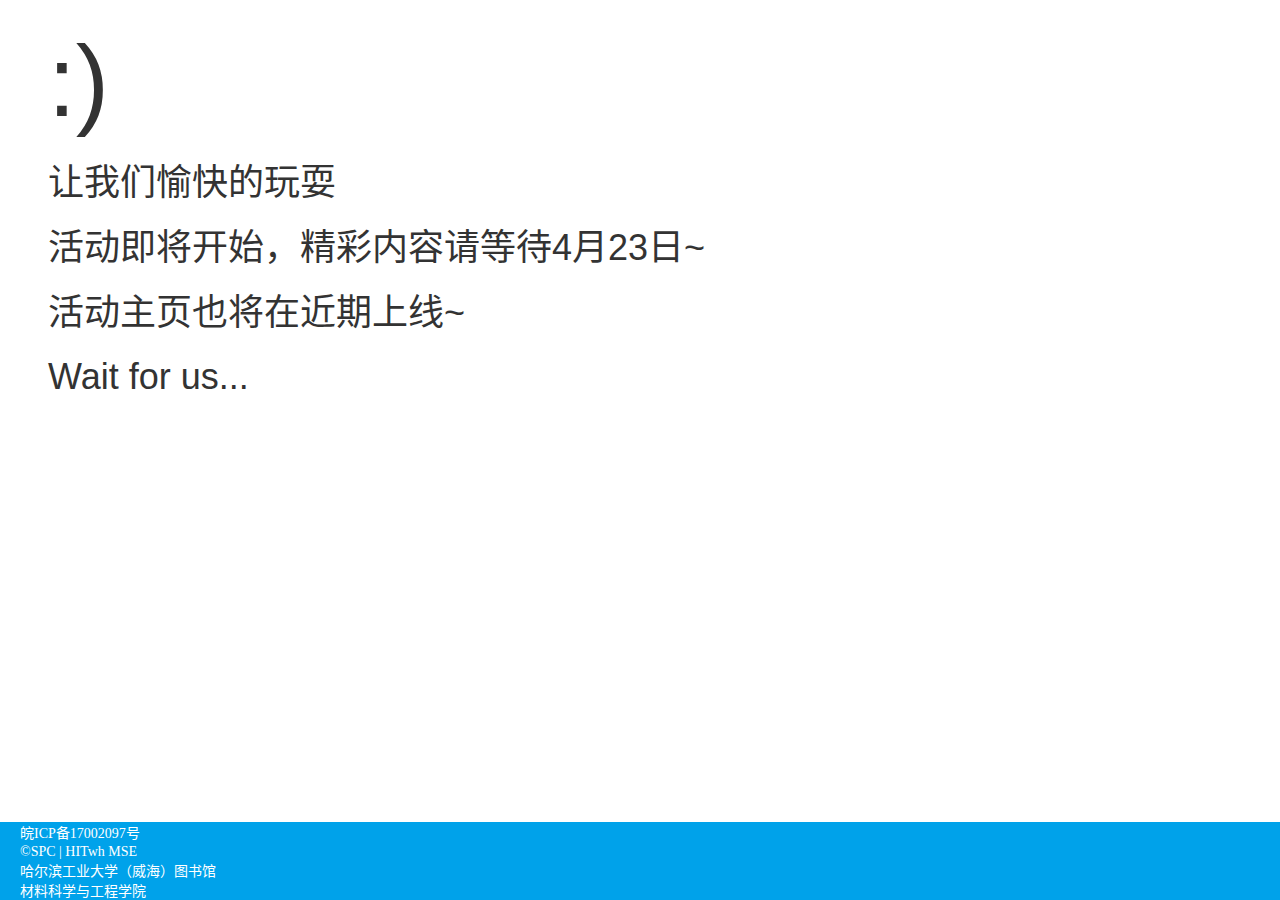
<file: index.html>
﻿<!--
	作者：huqi1234567890@126.com
	时间：2017-04-15
	描述：copyright SPC
		等待页面
-->
<!DOCTYPE html>
<html lang="zh-CN">
	<head>
	  <meta charset="utf-8">
	  <meta http-equiv="X-UA-Compatible" content="IE=edge">
	  <meta name="viewport" content="width=device-width, initial-scale=1">
	  <title>欢迎~</title>
		<style type="text/css">
		*{ padding: 0; margin: 0; } 
		div{ padding: 4px 48px;} 
		body{ background: #fff; font-family: "微软雅黑"; color: #333;} 
		h1{ font-size: 100px; font-weight: normal; margin-bottom: 12px; } 
		p{ line-height: 1.8em; font-size: 36px }
		</style>
		<link rel="stylesheet" href="css/footer.css" />
	</head>
	<body>
		<div style="padding: 24px 48px;"> 
			<h1>:)</h1>
			<p>让我们愉快的玩耍</p>
			<p>活动即将开始，精彩内容请等待4月23日~</p>
			<p>活动主页也将在近期上线~</p>
			<p>Wait for us...</p>
		</div>
		<div class="footers">
			<a href="http://www.miitbeian.gov.cn/" rel="external nofollow" target="_blank">皖ICP备17002097号</a>
			<br/>
			<a>&copy;SPC | HITwh MSE</a>
			<br/>
			<a>哈尔滨工业大学（威海）图书馆</a>
			<br />
			<a>材料科学与工程学院</a>
		</div>
	</body>
</html>
</file>
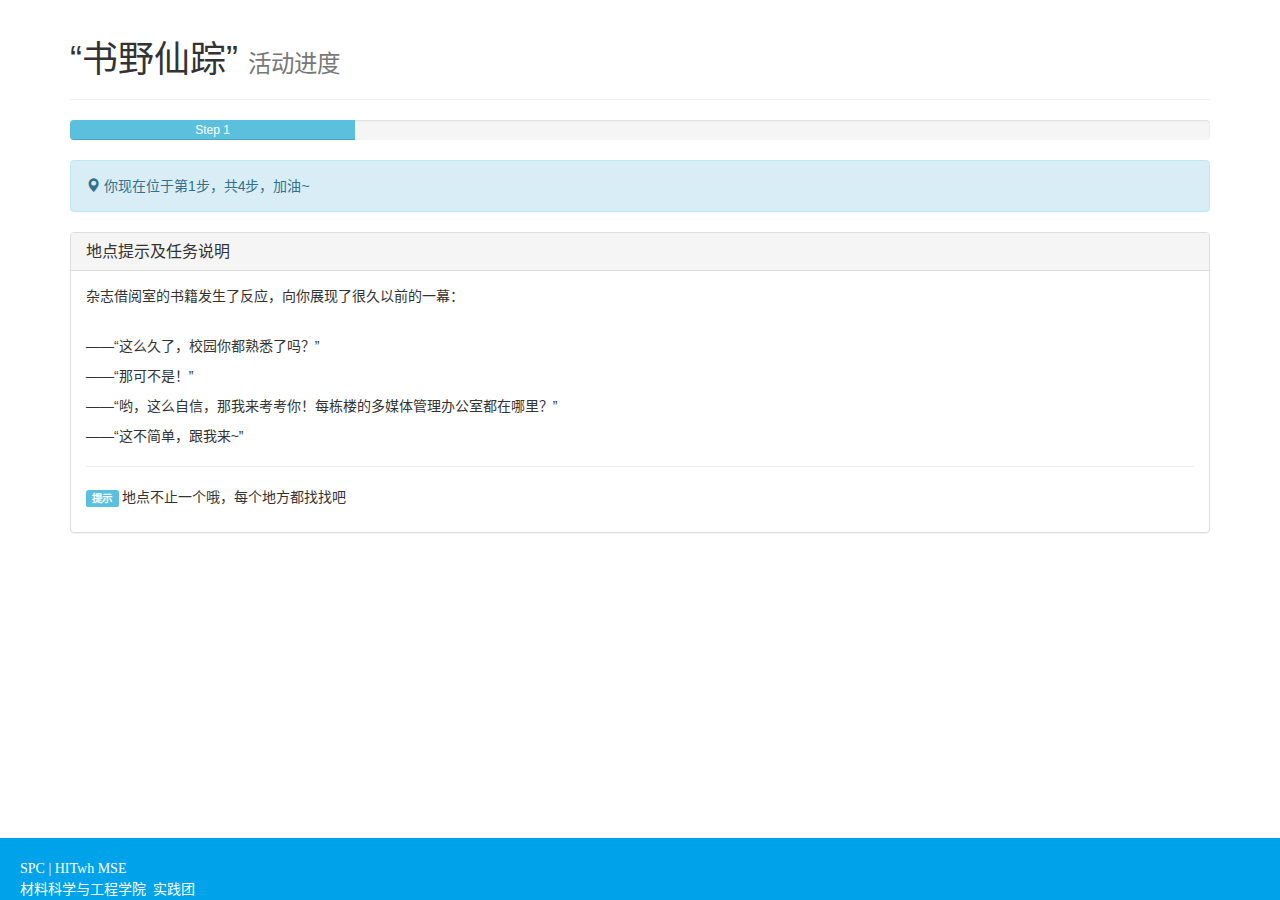
<file: begin.html>
<!DOCTYPE html>
<html lang="zh-CN">
	<head>
		<meta charset="utf-8" />
		<meta http-equiv="X-UA-Compatible" content="IE=edge">
    	<meta name="viewport" content="width=device-width, initial-scale=1">
		<title>欢迎参加“书野仙踪”活动</title>
		<link rel="stylesheet" href="css/bootstrap.min.css" />
		<link rel="stylesheet" href="css/footer.css" />
		<!--[if lt IE 9]>
	      <script src="//cdn.bootcss.com/html5shiv/3.7.3/html5shiv.min.js"></script>
	      <script src="//cdn.bootcss.com/respond.js/1.4.2/respond.min.js"></script>
	    <![endif]-->
	</head>
	<body>
		<div class="container">
			<div class="page-header">
  				<h1>“书野仙踪”&nbsp;<small>活动进度</small></h1>
			</div>

			<div class="progress">
				<div class="progress-bar progress-bar-info" role="progressbar" style="width: 25%; min-width:3em">
					Step 1
				</div>
			</div>
			
			<div class="alert alert-info" role="alert">
				<span class="glyphicon glyphicon-map-marker" aria-hidden="true"></span>
				<span class="sr-only">info:</span>
				  你现在位于第1步，共4步，加油~
			</div>
			
			<div class="panel panel-default">
			  <div class="panel-heading">
			    <h2 class="panel-title">地点提示及任务说明</h3>
			  </div>
			  <div class="panel-body">
			  	<p>杂志借阅室的书籍发生了反应，向你展现了很久以前的一幕：</p><br />
			  	<p>——“这么久了，校园你都熟悉了吗？”</p><p>——“那可不是！”</p><p>——“哟，这么自信，那我来考考你！每栋楼的多媒体管理办公室都在哪里？”</p><p>——“这不简单，跟我来~”</p><hr /><p><span class="label label-info">提示</span>&nbsp;地点不止一个哦，每个地方都找找吧</p>
			  </div>
			</div>
		</div>
		
		<div class="footers">
			<!--
            	<a href="http://www.miitbeian.gov.cn/" rel="external nofollow" target="_blank">皖ICP备17002097号</a>
           	-->
			<br/>
			<a>SPC | HITwh MSE</a>
			<br/>
			<a>材料科学与工程学院&nbsp;&nbsp;实践团</a>
		</div>
	</body>
</html>
</file>
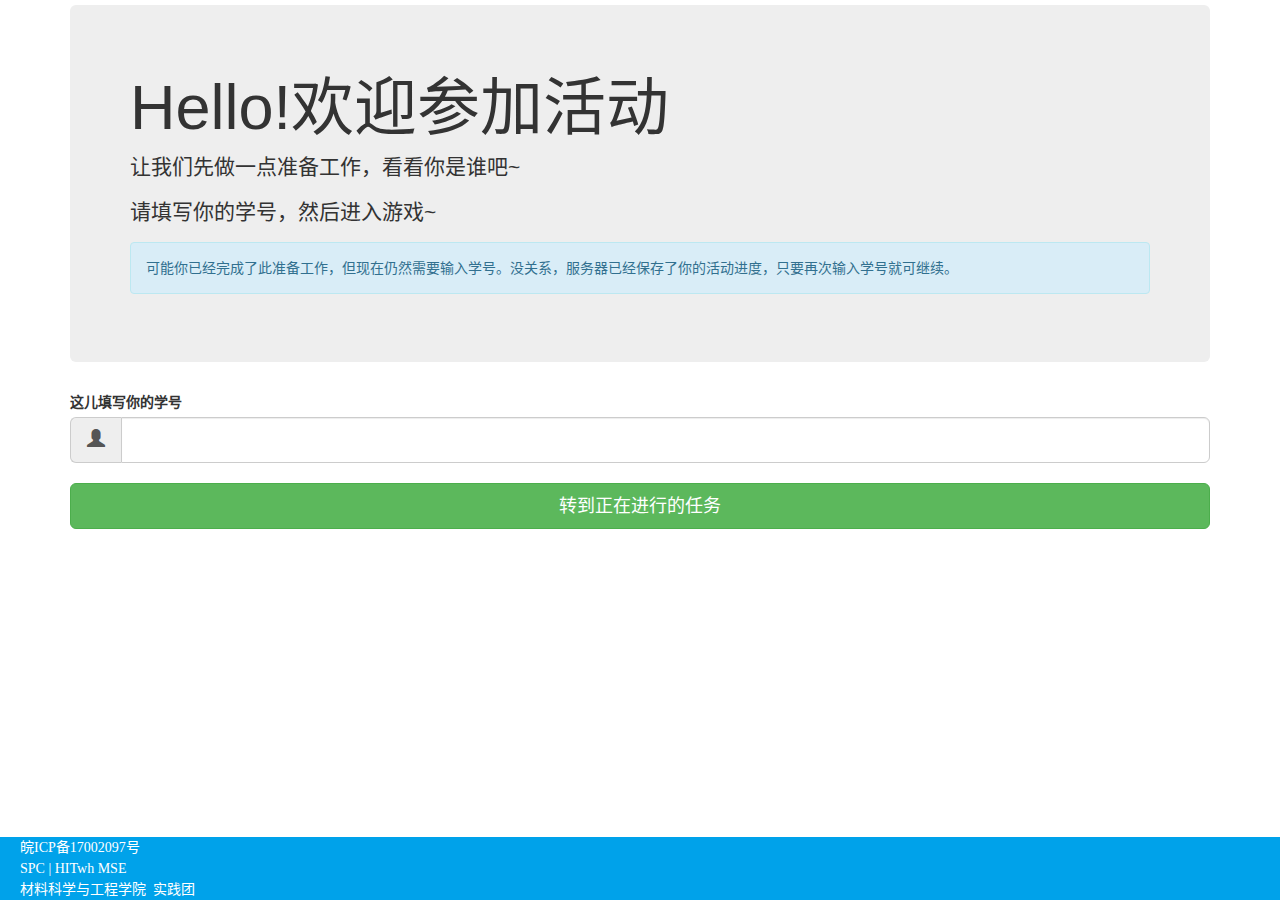
<file: certification.html>
<!DOCTYPE html>
<html lang="zh-CN">
	<head>
		<meta charset="utf-8" />
		<meta http-equiv="X-UA-Compatible" content="IE=edge">
    	<meta name="viewport" content="width=device-width, initial-scale=1">
		<title>欢迎参加“书野仙踪”活动</title>
		<link rel="stylesheet" href="css/footer.css" />
		<link rel="stylesheet" href="css/bootstrap.min.css" />
		<!--[if lt IE 9]>
	      <script src="//cdn.bootcss.com/html5shiv/3.7.3/html5shiv.min.js"></script>
	      <script src="//cdn.bootcss.com/respond.js/1.4.2/respond.min.js"></script>
	    <![endif]-->
	</head>
	<body>
		<div class="container" style="padding-top: 5px;">
			<div class="jumbotron">
				<h1 class="h1reforce">Hello!欢迎参加活动</h1>
				<p class="preforce">让我们先做一点准备工作，看看你是谁吧~</p>
				<p class="preforce">请填写你的学号，然后进入游戏~</p>
				<div class="alert alert-info" role="alert">
					可能你已经完成了此准备工作，但现在仍然需要输入学号。没关系，服务器已经保存了你的活动进度，只要再次输入学号就可继续。
				</div>
			</div>
			
			<form action="/testget.php" method="post">
				<label for="IDnum">这儿填写你的学号</label>
				<div class="input-group input-group-lg">
				  <span class="input-group-addon" id="addon"><span class="glyphicon glyphicon-user" aria-hidden="true"></span></span>
				  <input type="text" onkeyup="this.value=this.value.replace(/\D/g,'')" onafterpaste="this.value=this.value.replace(/\D/g,'')" class="form-control" id="IDnum" name="IDnum" aria-describedby="addon" />
				</div>
				<br />
				<button type="submit" class="btn btn-success btn-block btn-lg" value="Submit">转到正在进行的任务</button>
			</form>
			
		</div>

        
		<div class="footers">
			
            	<a href="http://www.miitbeian.gov.cn/" rel="external nofollow" target="_blank">皖ICP备17002097号</a>
           	
			<br/>
			<a>SPC | HITwh MSE</a>
			<br/>
			<a>材料科学与工程学院&nbsp;&nbsp;实践团</a>
		</div>

	</body>
</html>
</file>
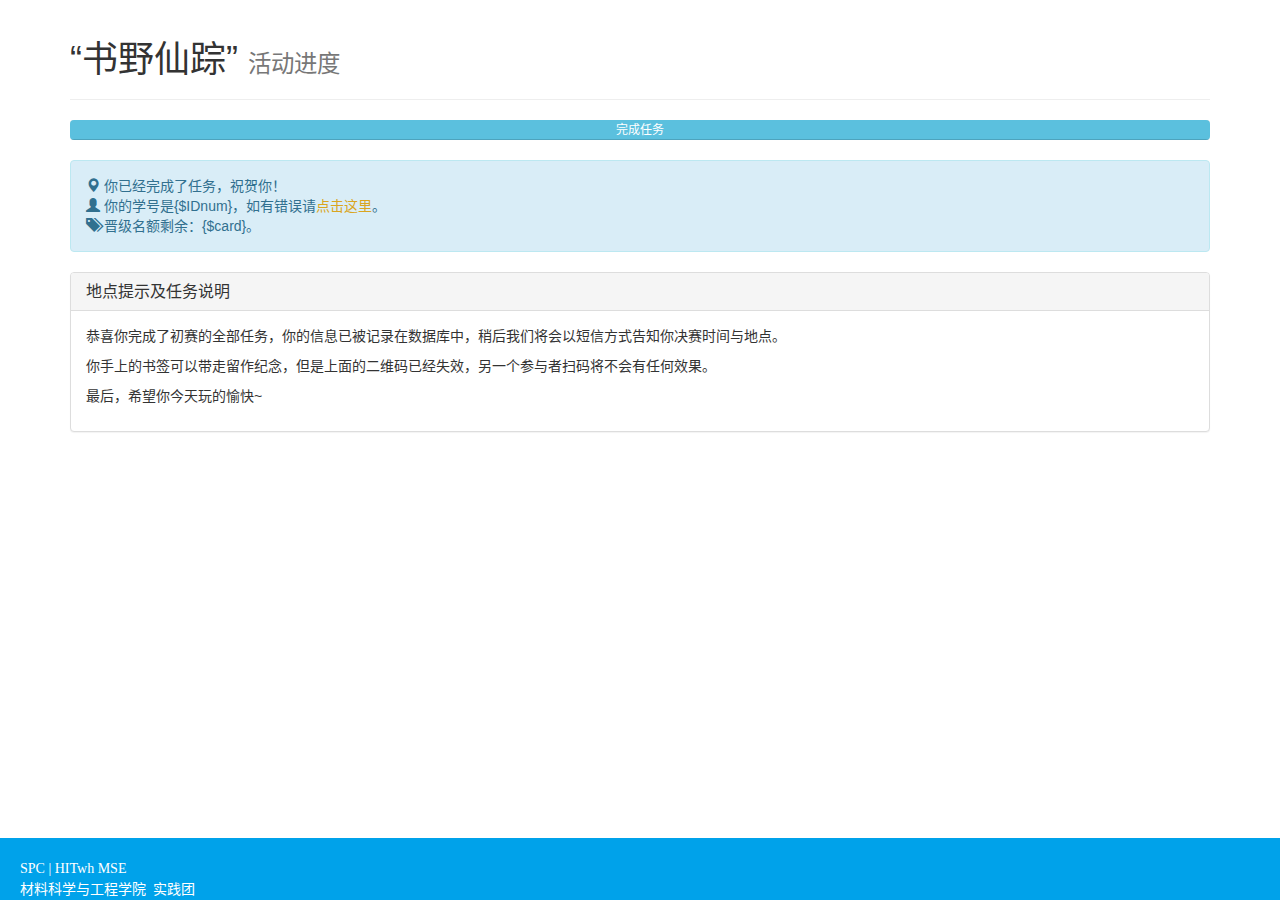
<file: congratulation.html>
<!DOCTYPE html>
<html lang="zh-CN">
	<head>
		<meta charset="utf-8" />
		<meta http-equiv="X-UA-Compatible" content="IE=edge">
    	<meta name="viewport" content="width=device-width, initial-scale=1">
		<title>祝贺！</title>
		<link rel="stylesheet" href="css/bootstrap.min.css" />
		<link rel="stylesheet" href="css/footer.css" />
		<!--[if lt IE 9]>
	      <script src="//cdn.bootcss.com/html5shiv/3.7.3/html5shiv.min.js"></script>
	      <script src="//cdn.bootcss.com/respond.js/1.4.2/respond.min.js"></script>
	    <![endif]-->
	</head>
	<body>
		<div class="container">
			<div class="page-header">
  				<h1>“书野仙踪”&nbsp;<small>活动进度</small></h1>
			</div>

			<div class="progress">
				<div class="progress-bar progress-bar-info" role="progressbar" style="width: 100%; min-width:3em">
					完成任务
				</div>
			</div>
			
			<div class="alert alert-info" role="alert">
				<span class="glyphicon glyphicon-map-marker" aria-hidden="true"></span>
				<span class="sr-only">info:</span>
				  你已经完成了任务，祝贺你！<br />
				<span class="glyphicon glyphicon-user"aria-hidden="true"></span>
				<span class="sr-only">user:</span>
				你的学号是{$IDnum}，如有错误请<a style="color:goldenrod;" href="/id.php?key=clean">点击这里</a>。
				<br />
				<span class="glyphicon glyphicon-tags" aria-hidden="true"></span>
				<span class="sr-only">cardreset:</span>
				晋级名额剩余：{$card}。
			</div>
			
			<div class="panel panel-default">
			  <div class="panel-heading">
			    <h2 class="panel-title">地点提示及任务说明</h2>
			  </div>
			  <div class="panel-body">
			    	<p>恭喜你完成了初赛的全部任务，你的信息已被记录在数据库中，稍后我们将会以短信方式告知你决赛时间与地点。</p>
			    	<p>你手上的书签可以带走留作纪念，但是上面的二维码已经失效，另一个参与者扫码将不会有任何效果。</p>
			    	<p>最后，希望你今天玩的愉快~</p>
			  </div>
			</div>
		</div>
		
		<div class="footers">
			<!--
            	<a href="http://www.miitbeian.gov.cn/" rel="external nofollow" target="_blank">皖ICP备17002097号</a>
           	-->
			<br/>
			<a>SPC | HITwh MSE</a>
			<br/>
			<a>材料科学与工程学院&nbsp;&nbsp;实践团</a>
		</div>
	</body>
</html>
</file>
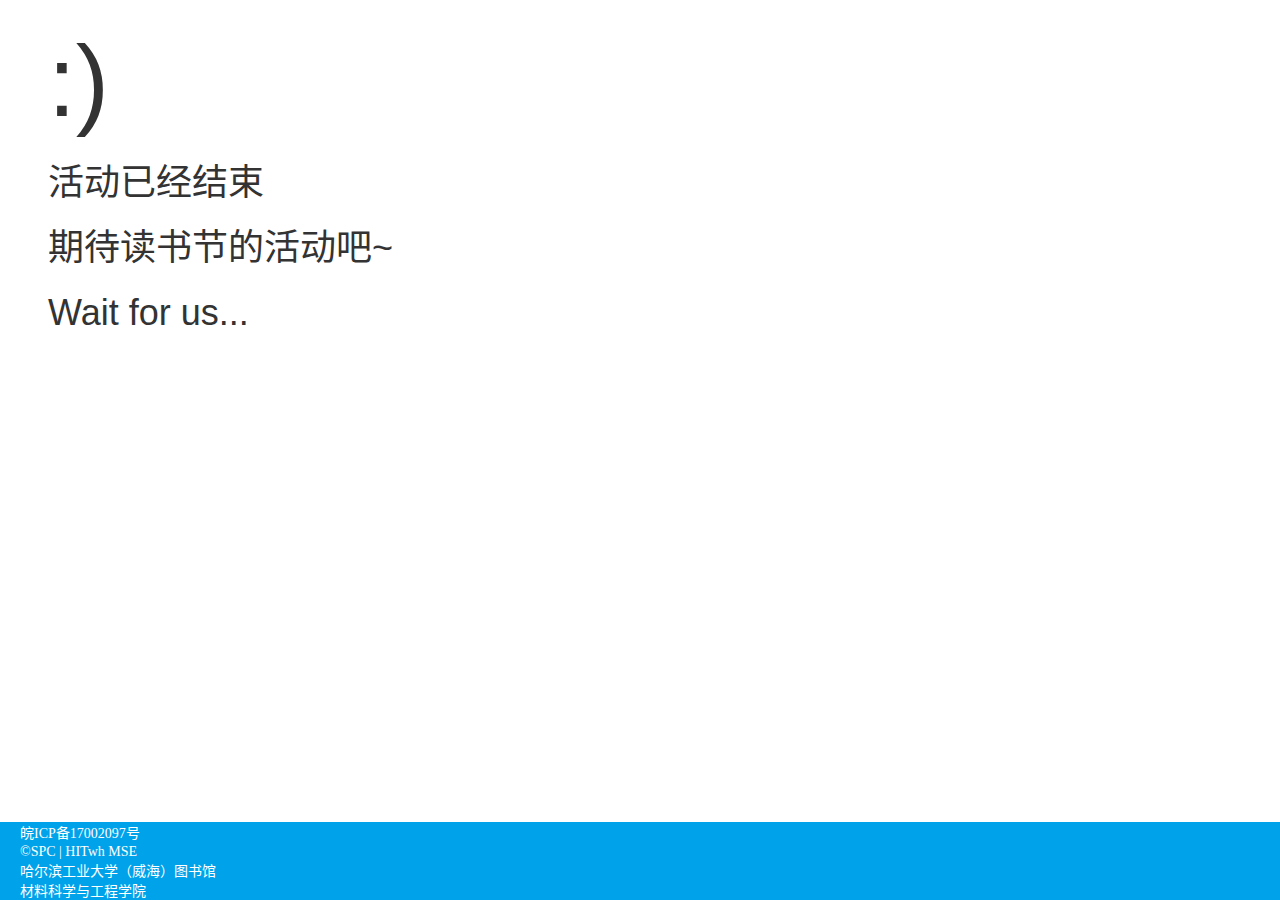
<file: end.html>
<!--
	作者：huqi1234567890@126.com
	时间：2017-04-15
	描述：copyright SPC
		等待页面
-->
<!DOCTYPE html>
<html lang="zh-CN">
	<head>
	  <meta charset="utf-8">
	  <meta http-equiv="X-UA-Compatible" content="IE=edge">
	  <meta name="viewport" content="width=device-width, initial-scale=1">
	  <title>活动已结束~</title>
		<style type="text/css">
		*{ padding: 0; margin: 0; } 
		div{ padding: 4px 48px;} 
		body{ background: #fff; font-family: "微软雅黑"; color: #333;} 
		h1{ font-size: 100px; font-weight: normal; margin-bottom: 12px; } 
		p{ line-height: 1.8em; font-size: 36px }
		</style>
		<link rel="stylesheet" href="css/footer.css" />
	</head>
	<body>
		<div style="padding: 24px 48px;"> 
			<h1>:)</h1>
			<p>活动已经结束</p>
			<p>期待读书节的活动吧~</p>
			<p>Wait for us...</p>
		</div>
		<div class="footers">
			<a href="http://www.miitbeian.gov.cn/" rel="external nofollow" target="_blank">皖ICP备17002097号</a>
			<br/>
			<a>&copy;SPC | HITwh MSE</a>
			<br/>
			<a>哈尔滨工业大学（威海）图书馆</a>
			<br />
			<a>材料科学与工程学院</a>
		</div>
	</body>
</html>
</file>
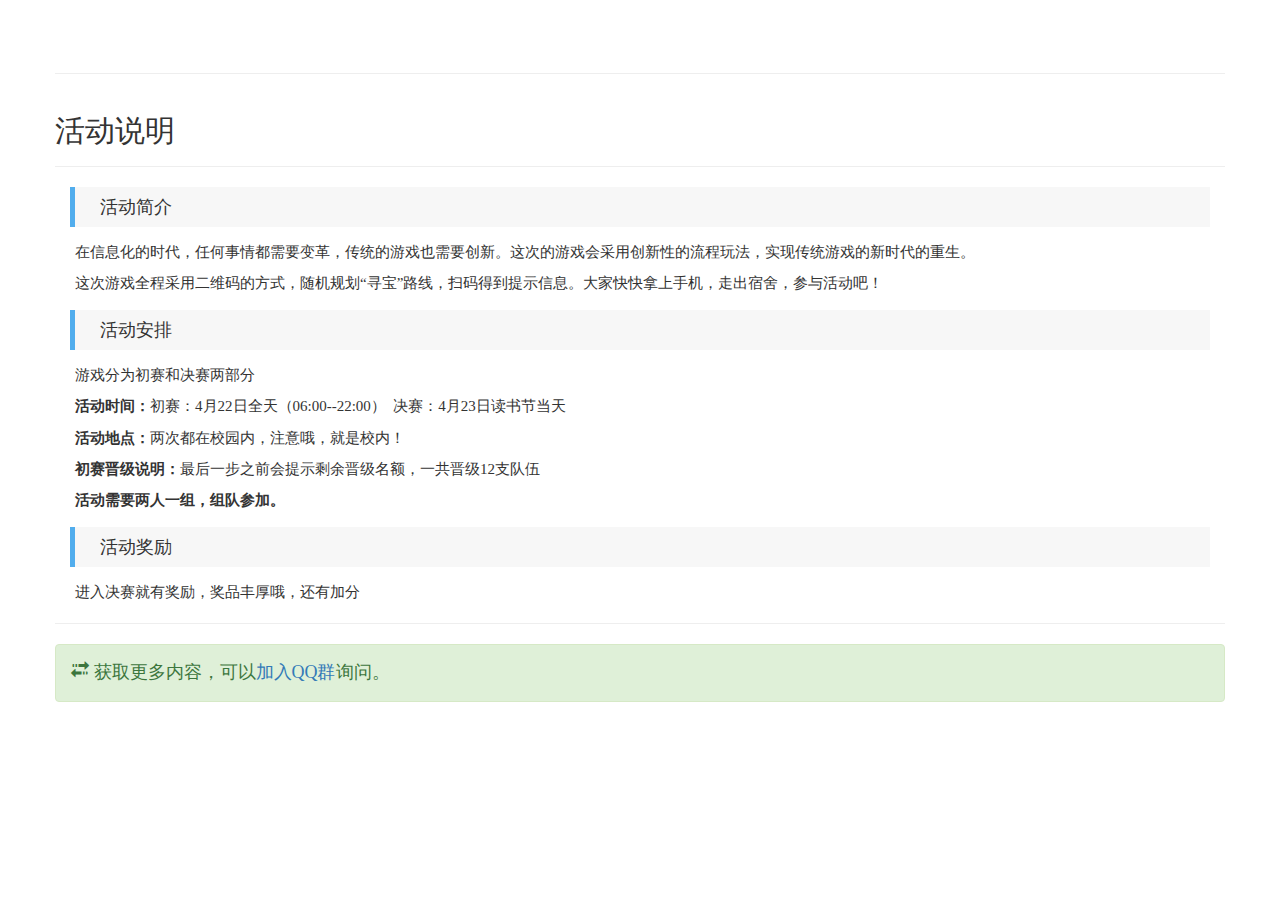
<file: help.html>
<!DOCTYPE html>
<html>
	<head>
		<meta charset="utf-8" />
		<title>活动简介</title>
		<meta http-equiv="X-UA-Compatible" content="IE=edge">
    	<meta name="viewport" content="width=device-width, initial-scale=1">
		<link rel="stylesheet" href="css/bootstrap.min.css" />
		<link rel="stylesheet" href="css/footer.css" />
		<link rel="stylesheet" href="css/style.css" />
		<!--[if lt IE 9]>
	      <script src="//cdn.bootcss.com/html5shiv/3.7.3/html5shiv.min.js"></script>
	      <script src="//cdn.bootcss.com/respond.js/1.4.2/respond.min.js"></script>
	    <![endif]-->
	</head>
	<body>
		<div class="container">
			<hr />
				<div class="page-header">
					<h2>活动说明</h2>
				</div>
				<h3>活动简介</h3>
				<p class="h3p">在信息化的时代，任何事情都需要变革，传统的游戏也需要创新。这次的游戏会采用创新性的流程玩法，实现传统游戏的新时代的重生。</p>
				<p class="h3p">这次游戏全程采用二维码的方式，随机规划“寻宝”路线，扫码得到提示信息。大家快快拿上手机，走出宿舍，参与活动吧！</p>
				<h3>活动安排</h3>
				<p class="h3p">游戏分为初赛和决赛两部分</p>
				<p class="h3p"><b>活动时间：</b>初赛：4月22日全天（06:00--22:00）&nbsp;&nbsp;决赛：4月23日读书节当天</p>
				<p class="h3p"><b>活动地点：</b>两次都在校园内，注意哦，就是校内！</p>
				<p class="h3p"><b>初赛晋级说明：</b>最后一步之前会提示剩余晋级名额，一共晋级12支队伍</p>
				<p class="h3p"><strong>活动需要两人一组，组队参加。</strong></p>
				<h3>活动奖励</h3>
				<p class="h3p">进入决赛就有奖励，奖品丰厚哦，还有加分</p>
			<hr />
			<div class="alert alert-success" role="alert">
				<p><span class="glyphicon glyphicon-transfer" aria-hidden="true"></span>
				获取更多内容，可以<a href="//shang.qq.com/wpa/qunwpa?idkey=78f61ce09f6304a50a98754c669e14ad86a9de848c58dcc450d3aeee7310014c">加入QQ群</a>询问。</p>
			</div>
		</div>
	</body>
</html>
</file>
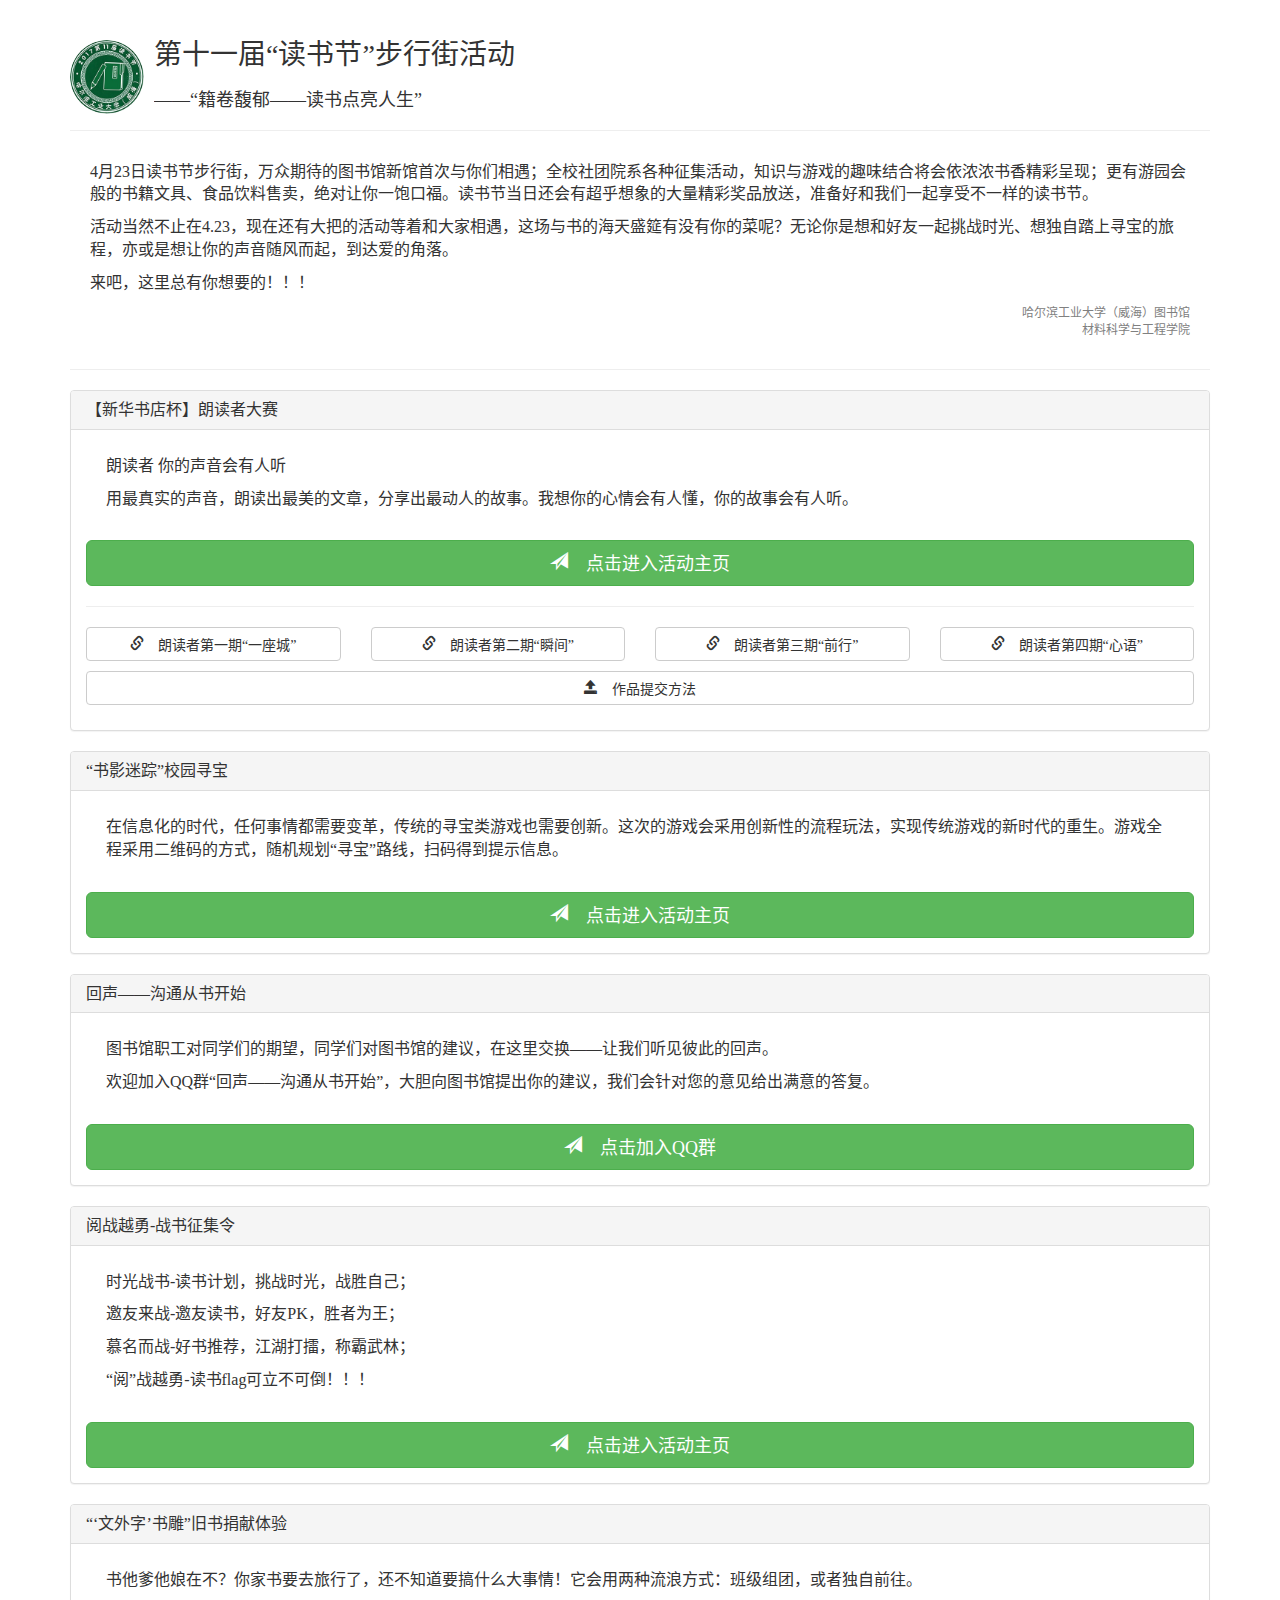
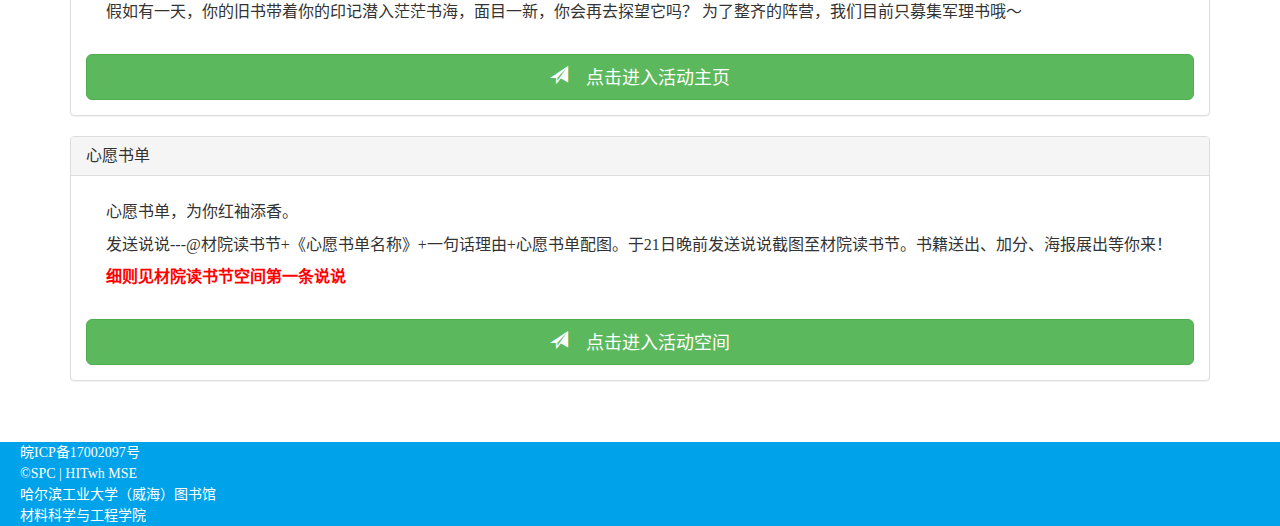
<file: information.html>
<!--
	作者：huqi1234567890@126.com
	时间：2017-04-15
	描述：copyright SPC
		简介页面
-->
<!DOCTYPE html>
<html>
	<html lang="zh-CN">
	<head>
		<meta charset="utf-8" />
		<meta http-equiv="X-UA-Compatible" content="IE=edge">
    	<meta name="viewport" content="width=device-width, initial-scale=1">
		<title>你要的读书节都在这里</title>
		<link rel="stylesheet" href="css/bootstrap.min.css" />
		<link rel="stylesheet" href="css/footer.css" />
		<link rel="stylesheet" href="css/sweetalert.css" />
		<!--[if lt IE 9]>
	      <script src="//cdn.bootcss.com/html5shiv/3.7.3/html5shiv.min.js"></script>
	      <script src="//cdn.bootcss.com/respond.js/1.4.2/respond.min.js"></script>
	    <![endif]-->
	    <style>
	    	h1{
	    		font-family: "Segoe UI", "Microsoft YaHei";
    			font-size: 28px;
				font:bold;
	    	}
	    	h2{
	    		font-family: "Segoe UI", "Microsoft YaHei";
    			font-size: 18px;
				font:bold;
			}
	    	p{
	    		font-family: "宋体","Segoe UI", "Microsoft YaHei";
    			font-size: 16px;
				margin: 10px 20px;
			}
			strong{
				color: red;
			}
			.marked{
				margin: 0 0 10px;
			}
			@media only screen and (max-width: 768px) {
				.sweet-alert p{
					font-size:12px;
					text-align: left;
				}
				.sweet-alert h2{
					font-size: 20px;
				}
			}
	    </style>
	</head>
	<body>
		<div class="container">
			<div class="page-header">
  				<div class="media-left">
		      	<a href="img/ico.jpg">
		        	<img class="media-object img-circle" style="width: 74px;"src="img/ico.jpg" alt="Generic placeholder image">
		        </a>
		      </div>
		      <div class="media-body">
		        <h1 class="media-heading">第十一届“读书节”步行街活动</h1>
		        <h2>——“籍卷馥郁——读书点亮人生”</h2>
		      </div>
			</div>
			<div class="media">
		      <div class="media-body">
		        <p>4月23日读书节步行街，万众期待的图书馆新馆首次与你们相遇；全校社团院系各种征集活动，知识与游戏的趣味结合将会依浓浓书香精彩呈现；更有游园会般的书籍文具、食品饮料售卖，绝对让你一饱口福。读书节当日还会有超乎想象的大量精彩奖品放送，准备好和我们一起享受不一样的读书节。</p>
				<p>活动当然不止在4.23，现在还有大把的活动等着和大家相遇，这场与书的海天盛筵有没有你的菜呢？无论你是想和好友一起挑战时光、想独自踏上寻宝的旅程，亦或是想让你的声音随风而起，到达爱的角落。</p>
				<p>来吧，这里总有你想要的！！！</p>
				<p style="color: gray;font-size: 12px;text-align: right;">哈尔滨工业大学（威海）图书馆<br />材料科学与工程学院</p>
		      </div>
		      <hr />
		   </div>
		   
		  
			
			
			
			
			<div class="panel panel-default">
				<div class="panel-heading">
					<h2 class="panel-title">【新华书店杯】朗读者大赛</h2>
				</div>
				<div class="panel-body">
					<p>朗读者 你的声音会有人听</p>
				    <p>用最真实的声音，朗读出最美的文章，分享出最动人的故事。我想你的心情会有人懂，你的故事会有人听。</p>
				    <br />
				    <button onclick="window.open('http://cn.mikecrm.com/jS0Kysf')" type="button" class="btn btn-success btn-block btn-lg"><span class="glyphicon glyphicon-send" aria-hidden="true">&nbsp;点击进入活动主页</span></button>
				    <hr />
				    <div class="row">
				    	<div class="col-xs-12 col-sm-6 col-lg-3 marked">
				    	<button onclick="window.open('https://mp.weixin.qq.com/s/2M7H43RI0WQt4CCq804cNw')" type="button" class="btn btn-default btn-block"><span class="glyphicon glyphicon-link" aria-hidden="true">&nbsp;朗读者第一期“一座城”</span></button>
				    	</div>
				    	<div class="col-xs-12 col-sm-6 col-lg-3 marked">
				    	<button onclick="window.open('https://mp.weixin.qq.com/s/kp4lxBfxstdKSAm_-rwBEw')" type="button" class="btn btn-default btn-block"><span class="glyphicon glyphicon-link" aria-hidden="true">&nbsp;朗读者第二期“瞬间”</span></button>
				    	</div>
				    	<div class="col-xs-12 col-sm-6 col-lg-3 marked">
				    	<button onclick="window.open('https://mp.weixin.qq.com/s/U47SQY_vVIbYbcCAWJOrrA')" type="button" class="btn btn-default btn-block"><span class="glyphicon glyphicon-link" aria-hidden="true">&nbsp;朗读者第三期“前行”</span></button>
				    	</div>
				    	<div class="col-xs-12 col-sm-6 col-lg-3 marked">
				    	<button onclick="window.open('https://mp.weixin.qq.com/s/D9rUvS4_6-kRa8p7mQtTPw')" type="button" class="btn btn-default btn-block"><span class="glyphicon glyphicon-link" aria-hidden="true">&nbsp;朗读者第四期“心语”</span></button>
				    	</div>
				    	<div class="col-xs-12 col-sm-12 col-lg-12 marked ">
				    	<button onclick="inform()" type="button" class="btn btn-default btn-block"><span class="glyphicon glyphicon-open" aria-hidden="true">&nbsp;作品提交方法</span></button>
				    	</div>
				    </div>
				    
				</div>
			</div>
			
			<div class="panel panel-default">
				<div class="panel-heading">
					<h2 class="panel-title">“书影迷踪”校园寻宝</h2>
				</div>
				<div class="panel-body">
				    <p>在信息化的时代，任何事情都需要变革，传统的寻宝类游戏也需要创新。这次的游戏会采用创新性的流程玩法，实现传统游戏的新时代的重生。游戏全程采用二维码的方式，随机规划“寻宝”路线，扫码得到提示信息。</p>
				    <br />
				    <button onclick=window.open('https://play.spcsky.com/redirect.php?key=info') type="button" class="btn btn-success btn-block btn-lg"><span class="glyphicon glyphicon-send" aria-hidden="true">&nbsp;点击进入活动主页</span></button>
				</div>
			</div>
			
			<div class="panel panel-default">
				<div class="panel-heading">
					<h2 class="panel-title">回声——沟通从书开始</h2>
				</div>
				<div class="panel-body">
				    <p>图书馆职工对同学们的期望，同学们对图书馆的建议，在这里交换——让我们听见彼此的回声。</p>
					<p>欢迎加入QQ群“回声——沟通从书开始”，大胆向图书馆提出你的建议，我们会针对您的意见给出满意的答复。</p>
				    <br />
				    <button onclick=window.open('https://jq.qq.com/?_wv=1027&k=47ROiUE') type="button" class="btn btn-success btn-block btn-lg"><span class="glyphicon glyphicon-send" aria-hidden="true">&nbsp;点击加入QQ群</span></button>
				</div>
			</div>
			
			<div class="panel panel-default">
				<div class="panel-heading">
					<h2 class="panel-title">阅战越勇-战书征集令</h2>
				</div>
				<div class="panel-body">
					<p>时光战书-读书计划，挑战时光，战胜自己；</p>
					<p>邀友来战-邀友读书，好友PK，胜者为王；</p>
					<p>慕名而战-好书推荐，江湖打擂，称霸武林；</p>
					<p>“阅”战越勇-读书flag可立不可倒！！！</p>
					<br />
				    <button onclick=window.open('https://help.spcsky.com/redirect.php') type="button" class="btn btn-success btn-block btn-lg"><span class="glyphicon glyphicon-send" aria-hidden="true">&nbsp;点击进入活动主页</span></button>
				</div>
			</div>
			
			<div class="panel panel-default">
				<div class="panel-heading">
					<h2 class="panel-title">“‘文外字’书雕”旧书捐献体验</h2>
				</div>
				<div class="panel-body">
					<p>书他爹他娘在不？你家书要去旅行了，还不知道要搞什么大事情！它会用两种流浪方式：班级组团，或者独自前往。</p>
					<p>假如有一天，你的旧书带着你的印记潜入茫茫书海，面目一新，你会再去探望它吗？ 为了整齐的阵营，我们目前只募集军理书哦～
</p>
					<br />
				    <button onclick=window.open('https://help.spcsky.com/redirect.php?key=donatebook') type="button" class="btn btn-success btn-block btn-lg"><span class="glyphicon glyphicon-send" aria-hidden="true">&nbsp;点击进入活动主页</span></button>
				</div>
			</div>
			
			<div class="panel panel-default">
				<div class="panel-heading">
					<h2 class="panel-title">心愿书单</h2>
				</div>
				<div class="panel-body">
				    <p>心愿书单，为你红袖添香。</p>
					<p>发送说说---@材院读书节+《心愿书单名称》+一句话理由+心愿书单配图。于21日晚前发送说说截图至材院读书节。书籍送出、加分、海报展出等你来！</p>
					<p><strong>细则见材院读书节空间第一条说说</strong></p>
					<br />
				    <button onclick=window.open('https://user.qzone.qq.com/3420805395') type="button" class="btn btn-success btn-block btn-lg"><span class="glyphicon glyphicon-send" aria-hidden="true">&nbsp;点击进入活动空间</span></button>
				</div>
			</div>
			
		</div>
			
		<div class="footers">
			<a href="http://www.miitbeian.gov.cn/" rel="external nofollow" target="_blank">皖ICP备17002097号</a>
			<br/>
			<a>&copy;SPC | HITwh MSE</a>
			<br/>
			<a>哈尔滨工业大学（威海）图书馆</a>
			<br />
			<a>材料科学与工程学院</a>
		</div>
		<div style="display:none">
			<script src="https://s4.cnzz.com/z_stat.php?id=1261688187&web_id=1261688187" language="JavaScript"></script>
		</div>
		<script src="js/jquery-2.1.0.js"></script>
		<script src="js/sweetalert.min.js"></script>
		<script>
		function inform(){
				swal({   
					title: "“朗读者”作品提交方式",   
					text: '<ol><li>参与者将音频文件以及文字内容一并命名为【朗读者】+（原创）+主题+姓名，例如：【朗读者】原创一座城李四，并统一压缩打包，将压缩包命名为【朗读者】+（原创）+主题+姓名并添加至附件，以【朗读者】+（原创）+主题+姓名为邮件主题发送至 hitwh_sjt@163.com ，发送成功会有邮件回复，请注意查收；</li><li>请在正文添加个人姓名、学号、电话、院系等个人信息方便联系及统计加分；</li><li>否原创要如实说明，不是原创不用填写括号内容即可，若发现发送内容与标记是否原创不同则取消参与资格。</li></ol>',   
					html: true,
					closeOnConfirm: true,
				});
		};
		</script>
	</body>
</html>
</file>
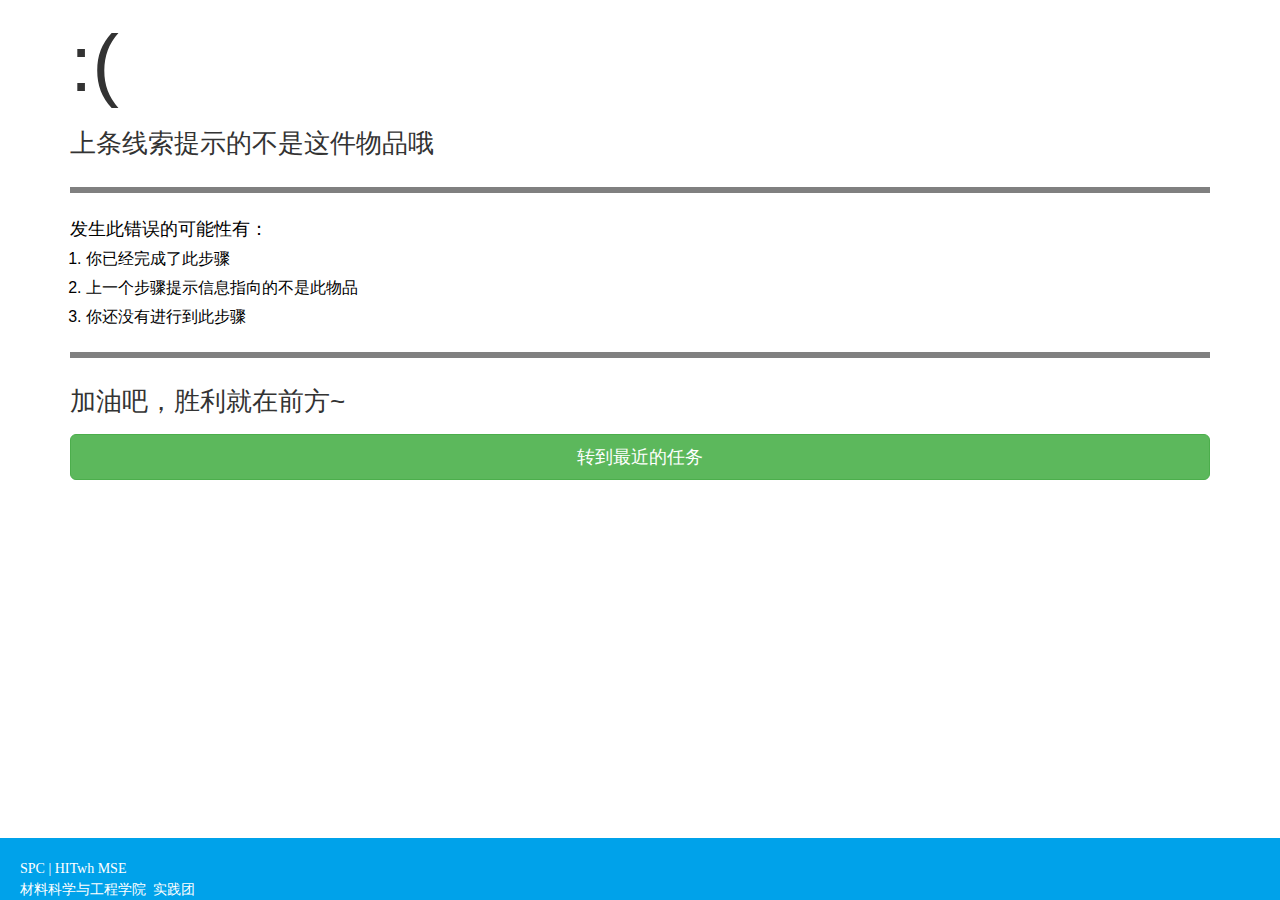
<file: no_cer.html>
<!DOCTYPE html>
<html>
	<head>
		<meta charset="utf-8">
		<title>Oops~</title>
		<meta http-equiv="X-UA-Compatible" content="IE=edge">
    	<meta name="viewport" content="width=device-width, initial-scale=1">
		<link rel="stylesheet" href="css/bootstrap.min.css" />
		<link rel="stylesheet" href="css/footer.css" />
		<!--[if lt IE 9]>
	      <script src="//cdn.bootcss.com/html5shiv/3.7.3/html5shiv.min.js"></script>
	      <script src="//cdn.bootcss.com/respond.js/1.4.2/respond.min.js"></script>
	    <![endif]-->
	    <style type="text/css">
	    	.helptextol{ padding-left:1em;line-height: 1.8em; font-size: 16px; color: black ;}
	    	helptext{ line-height: 1.8em; font-size: 18px; color: black ;}
	    	hr {border:solid;border-width: 3px;border-style:solid;color:gray;}
	    	h1 {font-size: 80px; font-weight: normal; margin-bottom: 12px;}
	    	p {line-height: 1.8em; font-size: 26px}
	    </style>
	</head>
	<body>
		<div class="container"> 
			<h1>:(</h1>
			<p>上条线索提示的不是这件物品哦</p>
			<hr />
			<helptext>发生此错误的可能性有：</helptext>
			<ol class="helptextol">
				<li>你已经完成了此步骤</li>
				<li>上一个步骤提示信息指向的不是此物品</li>
				<li>你还没有进行到此步骤</li>
			</ol>
			<hr />
			<p>加油吧，胜利就在前方~</p>
			<button onclick="location='http://www.spcsky.com/'" type="button" class="btn btn-success btn-block btn-lg">转到最近的任务</button>
		</div>
		<div class="footers">
			<!--
            	<a href="http://www.miitbeian.gov.cn/" rel="external nofollow" target="_blank">皖ICP备17002097号</a>
           	-->
			<br/>
			<a>SPC | HITwh MSE</a>
			<br/>
			<a>材料科学与工程学院&nbsp;&nbsp;实践团</a>
		</div>
	</body>
</html>
</file>
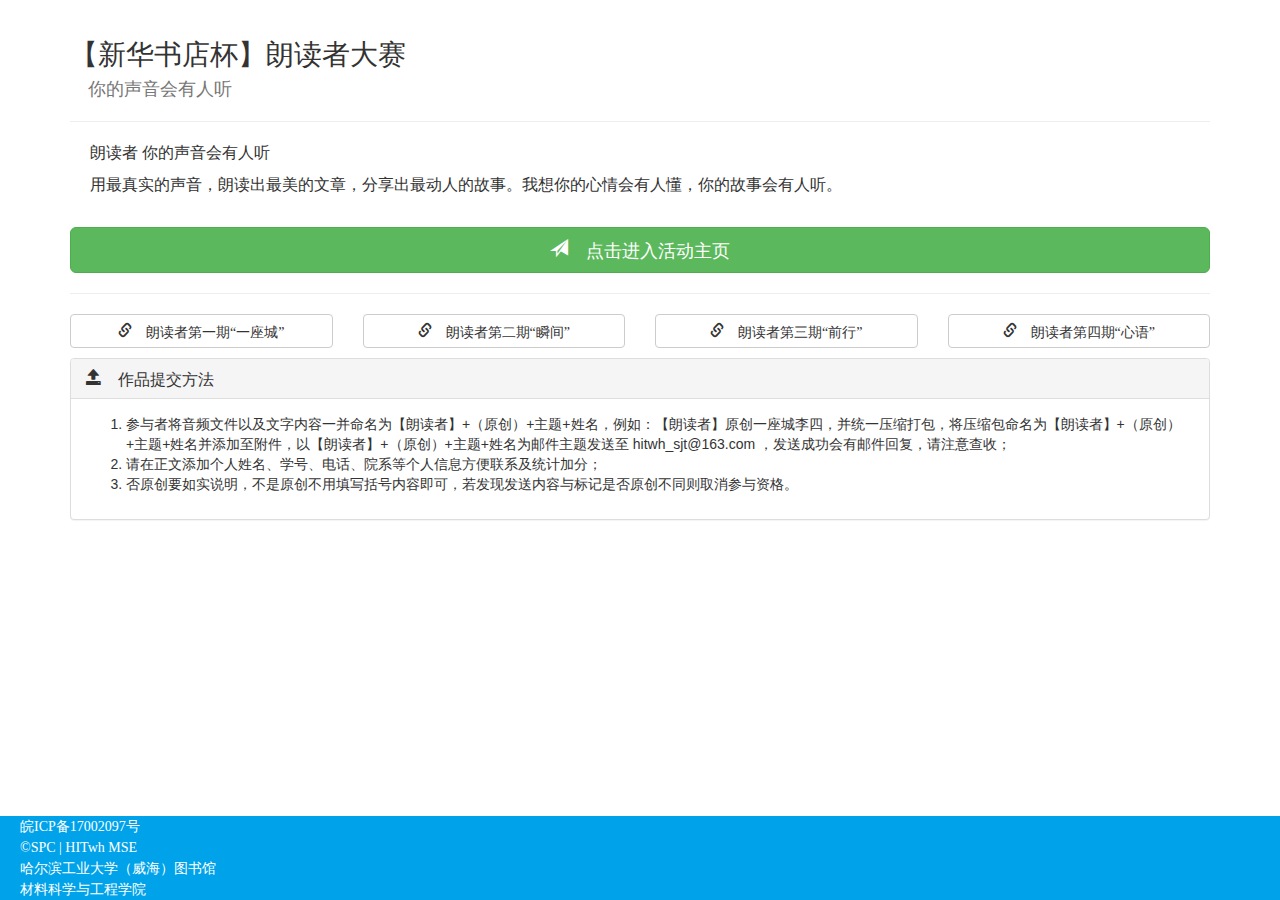
<file: reading.html>
<!--
	作者：huqi1234567890@126.com
	时间：2017-04-15
	描述：copyright SPC
		朗读者主页
-->
<!DOCTYPE html>
<html>
	<head>
		<meta charset="utf-8" />
		<meta http-equiv="X-UA-Compatible" content="IE=edge">
    	<meta name="viewport" content="width=device-width, initial-scale=1">
		<title>【新华书店杯】朗读者大赛</title>
		<link rel="stylesheet" href="css/bootstrap.min.css" />
		<link rel="stylesheet" href="css/footer.css" />
		<style>
	    	h1{
	    		font-family: "Segoe UI", "Microsoft YaHei";
    			font-size: 28px;
				font:bold;
	    	}
	    	p{
	    		font-family: "宋体","Segoe UI", "Microsoft YaHei";
    			font-size: 16px;
				margin: 10px 20px;
			}
			.marked{
				margin: 0 0 10px;
			}
	    </style>	
	</head>
	<body>
		<div class="container">
			<div class="page-header">
			<h1>【新华书店杯】朗读者大赛<br /><small>&emsp;你的声音会有人听</small></h1>
			</div>
					<p>朗读者 你的声音会有人听</p>
				    <p>用最真实的声音，朗读出最美的文章，分享出最动人的故事。我想你的心情会有人懂，你的故事会有人听。</p>
				    <br />
				    <button onclick="window.open('http://cn.mikecrm.com/jS0Kysf')" type="button" class="btn btn-success btn-block btn-lg"><span class="glyphicon glyphicon-send" aria-hidden="true">&nbsp;点击进入活动主页</span></button>
				    <hr />
				    <div class="row">
				    	<div class="col-xs-12 col-sm-6 col-lg-3 marked">
				    	<button onclick="window.open('https://mp.weixin.qq.com/s/2M7H43RI0WQt4CCq804cNw')" type="button" class="btn btn-default btn-block"><span class="glyphicon glyphicon-link" aria-hidden="true">&nbsp;朗读者第一期“一座城”</span></button>
				    	</div>
				    	<div class="col-xs-12 col-sm-6 col-lg-3 marked">
				    	<button onclick="window.open('https://mp.weixin.qq.com/s/kp4lxBfxstdKSAm_-rwBEw')" type="button" class="btn btn-default btn-block"><span class="glyphicon glyphicon-link" aria-hidden="true">&nbsp;朗读者第二期“瞬间”</span></button>
				    	</div>
				    	<div class="col-xs-12 col-sm-6 col-lg-3 marked">
				    	<button onclick="window.open('https://mp.weixin.qq.com/s/U47SQY_vVIbYbcCAWJOrrA')" type="button" class="btn btn-default btn-block"><span class="glyphicon glyphicon-link" aria-hidden="true">&nbsp;朗读者第三期“前行”</span></button>
				    	</div>
				    	<div class="col-xs-12 col-sm-6 col-lg-3 marked">
				    	<button onclick="window.open('https://mp.weixin.qq.com/s/D9rUvS4_6-kRa8p7mQtTPw')" type="button" class="btn btn-default btn-block"><span class="glyphicon glyphicon-link" aria-hidden="true">&nbsp;朗读者第四期“心语”</span></button>
				    	</div>
				    </div>
					<div class="panel panel-default">
						<div class="panel-heading">
							<h3 class="panel-title"><span class="glyphicon glyphicon-open" aria-hidden="true">&nbsp;作品提交方法</h3>
						</div>
						<div class="panel-body">
						    <ol>
						    	<li>参与者将音频文件以及文字内容一并命名为【朗读者】+（原创）+主题+姓名，例如：【朗读者】原创一座城李四，并统一压缩打包，将压缩包命名为【朗读者】+（原创）+主题+姓名并添加至附件，以【朗读者】+（原创）+主题+姓名为邮件主题发送至 hitwh_sjt@163.com ，发送成功会有邮件回复，请注意查收；</li>
						    	<li>请在正文添加个人姓名、学号、电话、院系等个人信息方便联系及统计加分；</li>
						    	<li>否原创要如实说明，不是原创不用填写括号内容即可，若发现发送内容与标记是否原创不同则取消参与资格。</li>
						    </ol>
						</div>
					</div>
		</div>
		<div class="footers">
			<a href="http://www.miitbeian.gov.cn/" rel="external nofollow" target="_blank">皖ICP备17002097号</a>
			<br/>
			<a>&copy;SPC | HITwh MSE</a>
			<br/>
			<a>哈尔滨工业大学（威海）图书馆</a>
			<br />
			<a>材料科学与工程学院</a>
		</div>
		<div style="display:none">
			<script src="https://s4.cnzz.com/z_stat.php?id=1261688187&web_id=1261688187" language="JavaScript"></script>
		</div>
	</body>
</html>
</file>
<file: css/footer.css>
.footers {
	padding: 0px 20px;
	background: #00A2EA;
    width: 100%;
    position:absolute;
    bottom:0;
}
.footers a {
	font-size: 14px;
	color:#ffffff;
	text-decoration:none;
	font-family: "微软雅黑","宋体";
}

.container {
	padding-bottom:125px;
}

html{
	height:100%;
}

body{
	min-height:100%;
	margin:0;
	padding:0;
	position:relative;
	font-family: "Helvetica Neue",Helvetica,Arial,"PingFang SC","Hiragino Sans GB","Microsoft YaHei","WenQuanYi Micro Hei",sans-serif;
}
</file>
<file: css/style.css>
* {
    padding: 0;
    margin: 0;
    box-sizing: border-box;
    outline: none;
    font-weight: normal;
}

html {
    height: 100%;
    display: table;
    width: 100%;
}

body {
    font-family: "Segoe UI", "Microsoft YaHei";
    font-size: 18px;
    height: 100%;
    width: 100%;
    min-width: 320px;
    display: table-cell;
    vertical-align: middle;
}


p{ 
	font-size: 18px;
    margin: 0 0 10px;
}

.wrapper {
    box-sizing: border-box;
    width: 640px;
    margin: 0 auto;
    text-align: center;
}

.timer {
    font-family: "Microsoft YaHei";
    font-size: 50px;
    display: inline-block;
    vertical-align: top;
}

.clock {
    margin-top: 30px;
}

.clock .column {
    display: inline-block;
}

.days {
    display: none;
}

@media only screen and (max-width: 768px) {
    .wrapper {
        width: 100%;
        padding: 0 20px;
    }

    .timer {
        font-size: 28px;
    }
    .text {
    	font-size:12px;
    }
}

.container {
    width: 100%;
    max-width: 1200px;
    margin: 0 auto;
}

.spinner {
  margin: 15px auto;
  width: 50px;
  height: 60px;
  text-align: center;
  font-size: 10px;
}
 
.spinner > div {
  background-color: #67CF22;
  height: 100%;
  width: 6px;
  display: inline-block;
   
  -webkit-animation: stretchdelay 1.2s infinite ease-in-out;
  animation: stretchdelay 1.2s infinite ease-in-out;
}
 
.spinner .rect2 {
  -webkit-animation-delay: -1.1s;
  animation-delay: -1.1s;
}
 
.spinner .rect3 {
  -webkit-animation-delay: -1.0s;
  animation-delay: -1.0s;
}
 
.spinner .rect4 {
  -webkit-animation-delay: -0.9s;
  animation-delay: -0.9s;
}
 
.spinner .rect5 {
  -webkit-animation-delay: -0.8s;
  animation-delay: -0.8s;
}
 
@-webkit-keyframes stretchdelay {
  0%, 40%, 100% { -webkit-transform: scaleY(0.4) } 
  20% { -webkit-transform: scaleY(1.0) }
}
 
@keyframes stretchdelay {
  0%, 40%, 100% {
    transform: scaleY(0.4);
    -webkit-transform: scaleY(0.4);
  }  20% {
    transform: scaleY(1.0);
    -webkit-transform: scaleY(1.0);
  }
}

h3{
	margin: 15px;
    padding: 0 25px;
    border-left: 5px solid #51aded;
    background-color: #F7F7F7;
    font-size: 18px;
    line-height: 40px;
}

.h3p{
	margin: 10px 20px;
	font-size: 15px;
}
</file>
<file: css/sweetalert.css>
body.stop-scrolling {
  height: 100%;
  overflow: hidden; }

.sweet-overlay {
  background-color: black;
  /* IE8 */
  -ms-filter: "progid:DXImageTransform.Microsoft.Alpha(Opacity=40)";
  /* IE8 */
  background-color: rgba(0, 0, 0, 0.4);
  position: fixed;
  left: 0;
  right: 0;
  top: 0;
  bottom: 0;
  display: none;
  z-index: 10000; }

.sweet-alert {
  background-color: white;
  font-family: 'Open Sans', 'Helvetica Neue', Helvetica, Arial, sans-serif;
  width: 478px;
  padding: 17px;
  border-radius: 5px;
  text-align: center;
  position: fixed;
  left: 50%;
  top: 50%;
  margin-left: -256px;
  margin-top: -200px;
  overflow: hidden;
  display: none;
  z-index: 99999; }
  @media all and (max-width: 540px) {
    .sweet-alert {
      width: auto;
      margin-left: 0;
      margin-right: 0;
      left: 15px;
      right: 15px; } }
  .sweet-alert h2 {
    color: #575757;
    font-size: 30px;
    text-align: center;
    font-weight: 600;
    text-transform: none;
    position: relative;
    margin: 25px 0;
    padding: 0;
    line-height: 40px;
    display: block; }
  .sweet-alert p {
    color: #797979;
    font-size: 16px;
    text-align: center;
    font-weight: 300;
    position: relative;
    text-align: inherit;
    float: none;
    margin: 0;
    padding: 0;
    line-height: normal; }
  .sweet-alert fieldset {
    border: none;
    position: relative; }
  .sweet-alert .sa-error-container {
    background-color: #f1f1f1;
    margin-left: -17px;
    margin-right: -17px;
    overflow: hidden;
    padding: 0 10px;
    max-height: 0;
    webkit-transition: padding 0.15s, max-height 0.15s;
    transition: padding 0.15s, max-height 0.15s; }
    .sweet-alert .sa-error-container.show {
      padding: 10px 0;
      max-height: 100px;
      webkit-transition: padding 0.2s, max-height 0.2s;
      transition: padding 0.25s, max-height 0.25s; }
    .sweet-alert .sa-error-container .icon {
      display: inline-block;
      width: 24px;
      height: 24px;
      border-radius: 50%;
      background-color: #ea7d7d;
      color: white;
      line-height: 24px;
      text-align: center;
      margin-right: 3px; }
    .sweet-alert .sa-error-container p {
      display: inline-block; }
  .sweet-alert .sa-input-error {
    position: absolute;
    top: 29px;
    right: 26px;
    width: 20px;
    height: 20px;
    opacity: 0;
    -webkit-transform: scale(0.5);
    transform: scale(0.5);
    -webkit-transform-origin: 50% 50%;
    transform-origin: 50% 50%;
    -webkit-transition: all 0.1s;
    transition: all 0.1s; }
    .sweet-alert .sa-input-error::before, .sweet-alert .sa-input-error::after {
      content: "";
      width: 20px;
      height: 6px;
      background-color: #f06e57;
      border-radius: 3px;
      position: absolute;
      top: 50%;
      margin-top: -4px;
      left: 50%;
      margin-left: -9px; }
    .sweet-alert .sa-input-error::before {
      -webkit-transform: rotate(-45deg);
      transform: rotate(-45deg); }
    .sweet-alert .sa-input-error::after {
      -webkit-transform: rotate(45deg);
      transform: rotate(45deg); }
    .sweet-alert .sa-input-error.show {
      opacity: 1;
      -webkit-transform: scale(1);
      transform: scale(1); }
  .sweet-alert input {
    width: 100%;
    box-sizing: border-box;
    border-radius: 3px;
    border: 1px solid #d7d7d7;
    height: 43px;
    margin-top: 10px;
    margin-bottom: 17px;
    font-size: 18px;
    box-shadow: inset 0px 1px 1px rgba(0, 0, 0, 0.06);
    padding: 0 12px;
    display: none;
    -webkit-transition: all 0.3s;
    transition: all 0.3s; }
    .sweet-alert input:focus {
      outline: none;
      box-shadow: 0px 0px 3px #c4e6f5;
      border: 1px solid #b4dbed; }
      .sweet-alert input:focus::-moz-placeholder {
        transition: opacity 0.3s 0.03s ease;
        opacity: 0.5; }
      .sweet-alert input:focus:-ms-input-placeholder {
        transition: opacity 0.3s 0.03s ease;
        opacity: 0.5; }
      .sweet-alert input:focus::-webkit-input-placeholder {
        transition: opacity 0.3s 0.03s ease;
        opacity: 0.5; }
    .sweet-alert input::-moz-placeholder {
      color: #bdbdbd; }
    .sweet-alert input::-ms-clear {
      display: none; }
    .sweet-alert input:-ms-input-placeholder {
      color: #bdbdbd; }
    .sweet-alert input::-webkit-input-placeholder {
      color: #bdbdbd; }
  .sweet-alert.show-input input {
    display: block; }
  .sweet-alert .sa-confirm-button-container {
    display: inline-block;
    position: relative; }
  .sweet-alert .la-ball-fall {
    position: absolute;
    left: 50%;
    top: 50%;
    margin-left: -27px;
    margin-top: 4px;
    opacity: 0;
    visibility: hidden; }
  .sweet-alert button {
    background-color: #8CD4F5;
    color: white;
    border: none;
    box-shadow: none;
    font-size: 17px;
    font-weight: 500;
    -webkit-border-radius: 4px;
    border-radius: 5px;
    padding: 10px 32px;
    margin: 26px 5px 0 5px;
    cursor: pointer; }
    .sweet-alert button:focus {
      outline: none;
      box-shadow: 0 0 2px rgba(128, 179, 235, 0.5), inset 0 0 0 1px rgba(0, 0, 0, 0.05); }
    .sweet-alert button:hover {
      background-color: #7ecff4; }
    .sweet-alert button:active {
      background-color: #5dc2f1; }
    .sweet-alert button.cancel {
      background-color: #C1C1C1; }
      .sweet-alert button.cancel:hover {
        background-color: #b9b9b9; }
      .sweet-alert button.cancel:active {
        background-color: #a8a8a8; }
      .sweet-alert button.cancel:focus {
        box-shadow: rgba(197, 205, 211, 0.8) 0px 0px 2px, rgba(0, 0, 0, 0.0470588) 0px 0px 0px 1px inset !important; }
    .sweet-alert button[disabled] {
      opacity: .6;
      cursor: default; }
    .sweet-alert button.confirm[disabled] {
      color: transparent; }
      .sweet-alert button.confirm[disabled] ~ .la-ball-fall {
        opacity: 1;
        visibility: visible;
        transition-delay: 0s; }
    .sweet-alert button::-moz-focus-inner {
      border: 0; }
  .sweet-alert[data-has-cancel-button=false] button {
    box-shadow: none !important; }
  .sweet-alert[data-has-confirm-button=false][data-has-cancel-button=false] {
    padding-bottom: 40px; }
  .sweet-alert .sa-icon {
    width: 80px;
    height: 80px;
    border: 4px solid gray;
    -webkit-border-radius: 40px;
    border-radius: 40px;
    border-radius: 50%;
    margin: 20px auto;
    padding: 0;
    position: relative;
    box-sizing: content-box; }
    .sweet-alert .sa-icon.sa-error {
      border-color: #F27474; }
      .sweet-alert .sa-icon.sa-error .sa-x-mark {
        position: relative;
        display: block; }
      .sweet-alert .sa-icon.sa-error .sa-line {
        position: absolute;
        height: 5px;
        width: 47px;
        background-color: #F27474;
        display: block;
        top: 37px;
        border-radius: 2px; }
        .sweet-alert .sa-icon.sa-error .sa-line.sa-left {
          -webkit-transform: rotate(45deg);
          transform: rotate(45deg);
          left: 17px; }
        .sweet-alert .sa-icon.sa-error .sa-line.sa-right {
          -webkit-transform: rotate(-45deg);
          transform: rotate(-45deg);
          right: 16px; }
    .sweet-alert .sa-icon.sa-warning {
      border-color: #F8BB86; }
      .sweet-alert .sa-icon.sa-warning .sa-body {
        position: absolute;
        width: 5px;
        height: 47px;
        left: 50%;
        top: 10px;
        -webkit-border-radius: 2px;
        border-radius: 2px;
        margin-left: -2px;
        background-color: #F8BB86; }
      .sweet-alert .sa-icon.sa-warning .sa-dot {
        position: absolute;
        width: 7px;
        height: 7px;
        -webkit-border-radius: 50%;
        border-radius: 50%;
        margin-left: -3px;
        left: 50%;
        bottom: 10px;
        background-color: #F8BB86; }
    .sweet-alert .sa-icon.sa-info {
      border-color: #C9DAE1; }
      .sweet-alert .sa-icon.sa-info::before {
        content: "";
        position: absolute;
        width: 5px;
        height: 29px;
        left: 50%;
        bottom: 17px;
        border-radius: 2px;
        margin-left: -2px;
        background-color: #C9DAE1; }
      .sweet-alert .sa-icon.sa-info::after {
        content: "";
        position: absolute;
        width: 7px;
        height: 7px;
        border-radius: 50%;
        margin-left: -3px;
        top: 19px;
        background-color: #C9DAE1;
        left: 50%; }
    .sweet-alert .sa-icon.sa-success {
      border-color: #A5DC86; }
      .sweet-alert .sa-icon.sa-success::before, .sweet-alert .sa-icon.sa-success::after {
        content: '';
        -webkit-border-radius: 40px;
        border-radius: 40px;
        border-radius: 50%;
        position: absolute;
        width: 60px;
        height: 120px;
        background: white;
        -webkit-transform: rotate(45deg);
        transform: rotate(45deg); }
      .sweet-alert .sa-icon.sa-success::before {
        -webkit-border-radius: 120px 0 0 120px;
        border-radius: 120px 0 0 120px;
        top: -7px;
        left: -33px;
        -webkit-transform: rotate(-45deg);
        transform: rotate(-45deg);
        -webkit-transform-origin: 60px 60px;
        transform-origin: 60px 60px; }
      .sweet-alert .sa-icon.sa-success::after {
        -webkit-border-radius: 0 120px 120px 0;
        border-radius: 0 120px 120px 0;
        top: -11px;
        left: 30px;
        -webkit-transform: rotate(-45deg);
        transform: rotate(-45deg);
        -webkit-transform-origin: 0px 60px;
        transform-origin: 0px 60px; }
      .sweet-alert .sa-icon.sa-success .sa-placeholder {
        width: 80px;
        height: 80px;
        border: 4px solid rgba(165, 220, 134, 0.2);
        -webkit-border-radius: 40px;
        border-radius: 40px;
        border-radius: 50%;
        box-sizing: content-box;
        position: absolute;
        left: -4px;
        top: -4px;
        z-index: 2; }
      .sweet-alert .sa-icon.sa-success .sa-fix {
        width: 5px;
        height: 90px;
        background-color: white;
        position: absolute;
        left: 28px;
        top: 8px;
        z-index: 1;
        -webkit-transform: rotate(-45deg);
        transform: rotate(-45deg); }
      .sweet-alert .sa-icon.sa-success .sa-line {
        height: 5px;
        background-color: #A5DC86;
        display: block;
        border-radius: 2px;
        position: absolute;
        z-index: 2; }
        .sweet-alert .sa-icon.sa-success .sa-line.sa-tip {
          width: 25px;
          left: 14px;
          top: 46px;
          -webkit-transform: rotate(45deg);
          transform: rotate(45deg); }
        .sweet-alert .sa-icon.sa-success .sa-line.sa-long {
          width: 47px;
          right: 8px;
          top: 38px;
          -webkit-transform: rotate(-45deg);
          transform: rotate(-45deg); }
    .sweet-alert .sa-icon.sa-custom {
      background-size: contain;
      border-radius: 0;
      border: none;
      background-position: center center;
      background-repeat: no-repeat; }

/*
 * Animations
 */
@-webkit-keyframes showSweetAlert {
  0% {
    transform: scale(0.7);
    -webkit-transform: scale(0.7); }
  45% {
    transform: scale(1.05);
    -webkit-transform: scale(1.05); }
  80% {
    transform: scale(0.95);
    -webkit-transform: scale(0.95); }
  100% {
    transform: scale(1);
    -webkit-transform: scale(1); } }

@keyframes showSweetAlert {
  0% {
    transform: scale(0.7);
    -webkit-transform: scale(0.7); }
  45% {
    transform: scale(1.05);
    -webkit-transform: scale(1.05); }
  80% {
    transform: scale(0.95);
    -webkit-transform: scale(0.95); }
  100% {
    transform: scale(1);
    -webkit-transform: scale(1); } }

@-webkit-keyframes hideSweetAlert {
  0% {
    transform: scale(1);
    -webkit-transform: scale(1); }
  100% {
    transform: scale(0.5);
    -webkit-transform: scale(0.5); } }

@keyframes hideSweetAlert {
  0% {
    transform: scale(1);
    -webkit-transform: scale(1); }
  100% {
    transform: scale(0.5);
    -webkit-transform: scale(0.5); } }

@-webkit-keyframes slideFromTop {
  0% {
    top: 0%; }
  100% {
    top: 50%; } }

@keyframes slideFromTop {
  0% {
    top: 0%; }
  100% {
    top: 50%; } }

@-webkit-keyframes slideToTop {
  0% {
    top: 50%; }
  100% {
    top: 0%; } }

@keyframes slideToTop {
  0% {
    top: 50%; }
  100% {
    top: 0%; } }

@-webkit-keyframes slideFromBottom {
  0% {
    top: 70%; }
  100% {
    top: 50%; } }

@keyframes slideFromBottom {
  0% {
    top: 70%; }
  100% {
    top: 50%; } }

@-webkit-keyframes slideToBottom {
  0% {
    top: 50%; }
  100% {
    top: 70%; } }

@keyframes slideToBottom {
  0% {
    top: 50%; }
  100% {
    top: 70%; } }

.showSweetAlert[data-animation=pop] {
  -webkit-animation: showSweetAlert 0.3s;
  animation: showSweetAlert 0.3s; }

.showSweetAlert[data-animation=none] {
  -webkit-animation: none;
  animation: none; }

.showSweetAlert[data-animation=slide-from-top] {
  -webkit-animation: slideFromTop 0.3s;
  animation: slideFromTop 0.3s; }

.showSweetAlert[data-animation=slide-from-bottom] {
  -webkit-animation: slideFromBottom 0.3s;
  animation: slideFromBottom 0.3s; }

.hideSweetAlert[data-animation=pop] {
  -webkit-animation: hideSweetAlert 0.2s;
  animation: hideSweetAlert 0.2s; }

.hideSweetAlert[data-animation=none] {
  -webkit-animation: none;
  animation: none; }

.hideSweetAlert[data-animation=slide-from-top] {
  -webkit-animation: slideToTop 0.4s;
  animation: slideToTop 0.4s; }

.hideSweetAlert[data-animation=slide-from-bottom] {
  -webkit-animation: slideToBottom 0.3s;
  animation: slideToBottom 0.3s; }

@-webkit-keyframes animateSuccessTip {
  0% {
    width: 0;
    left: 1px;
    top: 19px; }
  54% {
    width: 0;
    left: 1px;
    top: 19px; }
  70% {
    width: 50px;
    left: -8px;
    top: 37px; }
  84% {
    width: 17px;
    left: 21px;
    top: 48px; }
  100% {
    width: 25px;
    left: 14px;
    top: 45px; } }

@keyframes animateSuccessTip {
  0% {
    width: 0;
    left: 1px;
    top: 19px; }
  54% {
    width: 0;
    left: 1px;
    top: 19px; }
  70% {
    width: 50px;
    left: -8px;
    top: 37px; }
  84% {
    width: 17px;
    left: 21px;
    top: 48px; }
  100% {
    width: 25px;
    left: 14px;
    top: 45px; } }

@-webkit-keyframes animateSuccessLong {
  0% {
    width: 0;
    right: 46px;
    top: 54px; }
  65% {
    width: 0;
    right: 46px;
    top: 54px; }
  84% {
    width: 55px;
    right: 0px;
    top: 35px; }
  100% {
    width: 47px;
    right: 8px;
    top: 38px; } }

@keyframes animateSuccessLong {
  0% {
    width: 0;
    right: 46px;
    top: 54px; }
  65% {
    width: 0;
    right: 46px;
    top: 54px; }
  84% {
    width: 55px;
    right: 0px;
    top: 35px; }
  100% {
    width: 47px;
    right: 8px;
    top: 38px; } }

@-webkit-keyframes rotatePlaceholder {
  0% {
    transform: rotate(-45deg);
    -webkit-transform: rotate(-45deg); }
  5% {
    transform: rotate(-45deg);
    -webkit-transform: rotate(-45deg); }
  12% {
    transform: rotate(-405deg);
    -webkit-transform: rotate(-405deg); }
  100% {
    transform: rotate(-405deg);
    -webkit-transform: rotate(-405deg); } }

@keyframes rotatePlaceholder {
  0% {
    transform: rotate(-45deg);
    -webkit-transform: rotate(-45deg); }
  5% {
    transform: rotate(-45deg);
    -webkit-transform: rotate(-45deg); }
  12% {
    transform: rotate(-405deg);
    -webkit-transform: rotate(-405deg); }
  100% {
    transform: rotate(-405deg);
    -webkit-transform: rotate(-405deg); } }

.animateSuccessTip {
  -webkit-animation: animateSuccessTip 0.75s;
  animation: animateSuccessTip 0.75s; }

.animateSuccessLong {
  -webkit-animation: animateSuccessLong 0.75s;
  animation: animateSuccessLong 0.75s; }

.sa-icon.sa-success.animate::after {
  -webkit-animation: rotatePlaceholder 4.25s ease-in;
  animation: rotatePlaceholder 4.25s ease-in; }

@-webkit-keyframes animateErrorIcon {
  0% {
    transform: rotateX(100deg);
    -webkit-transform: rotateX(100deg);
    opacity: 0; }
  100% {
    transform: rotateX(0deg);
    -webkit-transform: rotateX(0deg);
    opacity: 1; } }

@keyframes animateErrorIcon {
  0% {
    transform: rotateX(100deg);
    -webkit-transform: rotateX(100deg);
    opacity: 0; }
  100% {
    transform: rotateX(0deg);
    -webkit-transform: rotateX(0deg);
    opacity: 1; } }

.animateErrorIcon {
  -webkit-animation: animateErrorIcon 0.5s;
  animation: animateErrorIcon 0.5s; }

@-webkit-keyframes animateXMark {
  0% {
    transform: scale(0.4);
    -webkit-transform: scale(0.4);
    margin-top: 26px;
    opacity: 0; }
  50% {
    transform: scale(0.4);
    -webkit-transform: scale(0.4);
    margin-top: 26px;
    opacity: 0; }
  80% {
    transform: scale(1.15);
    -webkit-transform: scale(1.15);
    margin-top: -6px; }
  100% {
    transform: scale(1);
    -webkit-transform: scale(1);
    margin-top: 0;
    opacity: 1; } }

@keyframes animateXMark {
  0% {
    transform: scale(0.4);
    -webkit-transform: scale(0.4);
    margin-top: 26px;
    opacity: 0; }
  50% {
    transform: scale(0.4);
    -webkit-transform: scale(0.4);
    margin-top: 26px;
    opacity: 0; }
  80% {
    transform: scale(1.15);
    -webkit-transform: scale(1.15);
    margin-top: -6px; }
  100% {
    transform: scale(1);
    -webkit-transform: scale(1);
    margin-top: 0;
    opacity: 1; } }

.animateXMark {
  -webkit-animation: animateXMark 0.5s;
  animation: animateXMark 0.5s; }

@-webkit-keyframes pulseWarning {
  0% {
    border-color: #F8D486; }
  100% {
    border-color: #F8BB86; } }

@keyframes pulseWarning {
  0% {
    border-color: #F8D486; }
  100% {
    border-color: #F8BB86; } }

.pulseWarning {
  -webkit-animation: pulseWarning 0.75s infinite alternate;
  animation: pulseWarning 0.75s infinite alternate; }

@-webkit-keyframes pulseWarningIns {
  0% {
    background-color: #F8D486; }
  100% {
    background-color: #F8BB86; } }

@keyframes pulseWarningIns {
  0% {
    background-color: #F8D486; }
  100% {
    background-color: #F8BB86; } }

.pulseWarningIns {
  -webkit-animation: pulseWarningIns 0.75s infinite alternate;
  animation: pulseWarningIns 0.75s infinite alternate; }

@-webkit-keyframes rotate-loading {
  0% {
    transform: rotate(0deg); }
  100% {
    transform: rotate(360deg); } }

@keyframes rotate-loading {
  0% {
    transform: rotate(0deg); }
  100% {
    transform: rotate(360deg); } }

/* Internet Explorer 9 has some special quirks that are fixed here */
/* The icons are not animated. */
/* This file is automatically merged into sweet-alert.min.js through Gulp */
/* Error icon */
.sweet-alert .sa-icon.sa-error .sa-line.sa-left {
  -ms-transform: rotate(45deg) \9; }

.sweet-alert .sa-icon.sa-error .sa-line.sa-right {
  -ms-transform: rotate(-45deg) \9; }

/* Success icon */
.sweet-alert .sa-icon.sa-success {
  border-color: transparent\9; }

.sweet-alert .sa-icon.sa-success .sa-line.sa-tip {
  -ms-transform: rotate(45deg) \9; }

.sweet-alert .sa-icon.sa-success .sa-line.sa-long {
  -ms-transform: rotate(-45deg) \9; }

/*!
 * Load Awesome v1.1.0 (http://github.danielcardoso.net/load-awesome/)
 * Copyright 2015 Daniel Cardoso <@DanielCardoso>
 * Licensed under MIT
 */
.la-ball-fall,
.la-ball-fall > div {
  position: relative;
  -webkit-box-sizing: border-box;
  -moz-box-sizing: border-box;
  box-sizing: border-box; }

.la-ball-fall {
  display: block;
  font-size: 0;
  color: #fff; }

.la-ball-fall.la-dark {
  color: #333; }

.la-ball-fall > div {
  display: inline-block;
  float: none;
  background-color: currentColor;
  border: 0 solid currentColor; }

.la-ball-fall {
  width: 54px;
  height: 18px; }

.la-ball-fall > div {
  width: 10px;
  height: 10px;
  margin: 4px;
  border-radius: 100%;
  opacity: 0;
  -webkit-animation: ball-fall 1s ease-in-out infinite;
  -moz-animation: ball-fall 1s ease-in-out infinite;
  -o-animation: ball-fall 1s ease-in-out infinite;
  animation: ball-fall 1s ease-in-out infinite; }

.la-ball-fall > div:nth-child(1) {
  -webkit-animation-delay: -200ms;
  -moz-animation-delay: -200ms;
  -o-animation-delay: -200ms;
  animation-delay: -200ms; }

.la-ball-fall > div:nth-child(2) {
  -webkit-animation-delay: -100ms;
  -moz-animation-delay: -100ms;
  -o-animation-delay: -100ms;
  animation-delay: -100ms; }

.la-ball-fall > div:nth-child(3) {
  -webkit-animation-delay: 0ms;
  -moz-animation-delay: 0ms;
  -o-animation-delay: 0ms;
  animation-delay: 0ms; }

.la-ball-fall.la-sm {
  width: 26px;
  height: 8px; }

.la-ball-fall.la-sm > div {
  width: 4px;
  height: 4px;
  margin: 2px; }

.la-ball-fall.la-2x {
  width: 108px;
  height: 36px; }

.la-ball-fall.la-2x > div {
  width: 20px;
  height: 20px;
  margin: 8px; }

.la-ball-fall.la-3x {
  width: 162px;
  height: 54px; }

.la-ball-fall.la-3x > div {
  width: 30px;
  height: 30px;
  margin: 12px; }

/*
 * Animation
 */
@-webkit-keyframes ball-fall {
  0% {
    opacity: 0;
    -webkit-transform: translateY(-145%);
    transform: translateY(-145%); }
  10% {
    opacity: .5; }
  20% {
    opacity: 1;
    -webkit-transform: translateY(0);
    transform: translateY(0); }
  80% {
    opacity: 1;
    -webkit-transform: translateY(0);
    transform: translateY(0); }
  90% {
    opacity: .5; }
  100% {
    opacity: 0;
    -webkit-transform: translateY(145%);
    transform: translateY(145%); } }

@-moz-keyframes ball-fall {
  0% {
    opacity: 0;
    -moz-transform: translateY(-145%);
    transform: translateY(-145%); }
  10% {
    opacity: .5; }
  20% {
    opacity: 1;
    -moz-transform: translateY(0);
    transform: translateY(0); }
  80% {
    opacity: 1;
    -moz-transform: translateY(0);
    transform: translateY(0); }
  90% {
    opacity: .5; }
  100% {
    opacity: 0;
    -moz-transform: translateY(145%);
    transform: translateY(145%); } }

@-o-keyframes ball-fall {
  0% {
    opacity: 0;
    -o-transform: translateY(-145%);
    transform: translateY(-145%); }
  10% {
    opacity: .5; }
  20% {
    opacity: 1;
    -o-transform: translateY(0);
    transform: translateY(0); }
  80% {
    opacity: 1;
    -o-transform: translateY(0);
    transform: translateY(0); }
  90% {
    opacity: .5; }
  100% {
    opacity: 0;
    -o-transform: translateY(145%);
    transform: translateY(145%); } }

@keyframes ball-fall {
  0% {
    opacity: 0;
    -webkit-transform: translateY(-145%);
    -moz-transform: translateY(-145%);
    -o-transform: translateY(-145%);
    transform: translateY(-145%); }
  10% {
    opacity: .5; }
  20% {
    opacity: 1;
    -webkit-transform: translateY(0);
    -moz-transform: translateY(0);
    -o-transform: translateY(0);
    transform: translateY(0); }
  80% {
    opacity: 1;
    -webkit-transform: translateY(0);
    -moz-transform: translateY(0);
    -o-transform: translateY(0);
    transform: translateY(0); }
  90% {
    opacity: .5; }
  100% {
    opacity: 0;
    -webkit-transform: translateY(145%);
    -moz-transform: translateY(145%);
    -o-transform: translateY(145%);
    transform: translateY(145%); } }
</file>
